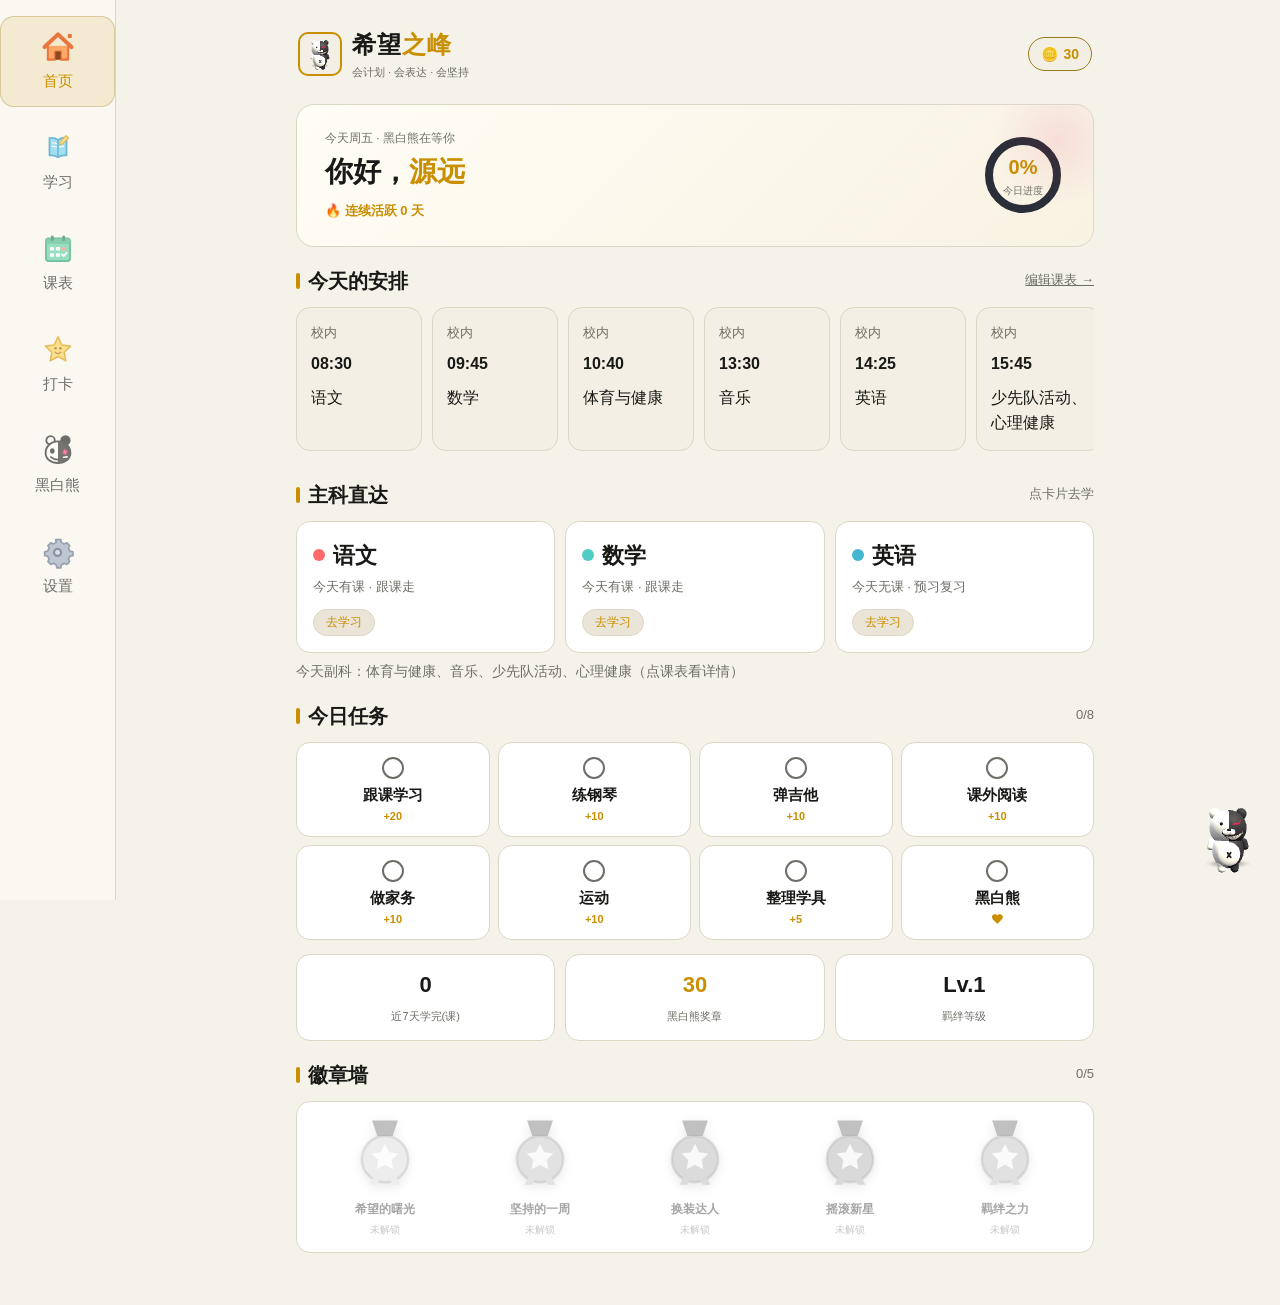
<file: index.html>
<!DOCTYPE html>
<html lang="zh-CN">
<head>
<meta charset="UTF-8">
<meta name="viewport" content="width=device-width, initial-scale=1.0, viewport-fit=cover, user-scalable=no">
<meta name="theme-color" content="#0E0F13">
<meta name="mobile-web-app-capable" content="yes">
<meta name="apple-mobile-web-app-capable" content="yes">
<meta name="apple-mobile-web-app-status-bar-style" content="black-translucent">
<title>希望之峰</title>
<meta name="description" content="源远的学习小天地 — 跟课学习、课表、打卡、养黑白熊">
<link rel="manifest" href="manifest.json">
<link rel="apple-touch-icon" href="icon-192.png">
<link rel="stylesheet" href="styles.css">
<link rel="stylesheet" href="arcade.css">
<link rel="stylesheet" href="home3d.css">
</head>
<body>

<div id="app">
  <div class="topbar">
    <div class="logo"><canvas id="logo-canvas"></canvas></div>
    <div>
      <h1>希望<span class="accent">之峰</span></h1>
      <div class="tagline">会计划 · 会表达 · 会坚持</div>
    </div>
    <div class="medal-pill">🪙 <span id="medal-count">0</span></div>
  </div>
  <div id="view"></div>
</div>

<div id="roamer"><canvas id="roamer-canvas" data-scale="3"></canvas></div>

<nav id="tabbar" class="tabbar"></nav>
<div id="toast-wrap"></div>

<script src="three.min.js"></script>
<script src="pet3d.js"></script>
<script src="data.js"></script>
<script src="dict.js"></script>
<script src="arcade-world.js"></script>
<script src="arcade.js"></script>
<script src="app-tools.js"></script>
<script src="journal.js"></script>
<script src="book-reader.js"></script>
<script src="home3d.js"></script>
<script src="app.js"></script>
</body>
</html>
</file>
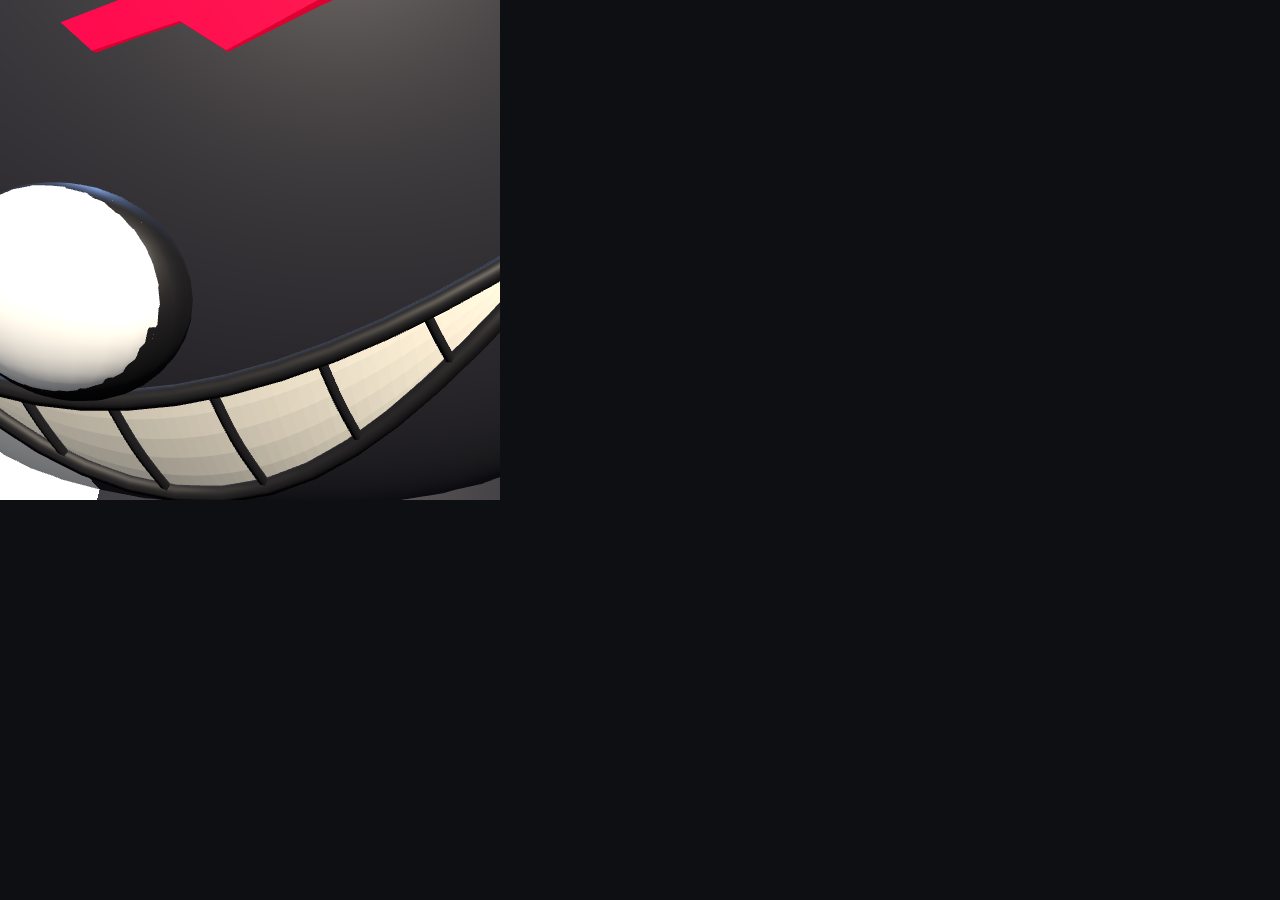
<file: docs/dev/_teeth-check.html>
<!DOCTYPE html>
<html lang="zh-CN">
<head><meta charset="UTF-8"><title>teeth close-up</title>
<style>body{margin:0;background:#0E0F13}canvas{display:block}</style>
</head>
<body>
<script src="../../three.min.js"></script>
<script src="../../pet3d.js"></script>
<script>
  var model = Pet3D.buildModel('classic');
  var scene = new THREE.Scene();
  scene.add(model.root);
  scene.add(new THREE.HemisphereLight(0xffffff, 0x2a2d38, 1.05));
  var k = new THREE.DirectionalLight(0xfff2dd, 1.6); k.position.set(2.5, 4, 3); scene.add(k);
  var r = new THREE.DirectionalLight(0x8fb8ff, 0.7); r.position.set(-2, 2.5, -3); scene.add(r);
  var cam = new THREE.PerspectiveCamera(30, 1, 0.1, 50);
  cam.position.set(1.05, 2.05, 2.1);
  cam.lookAt(0.30, 1.80, 0.65);
  var rd = new THREE.WebGLRenderer({ antialias: true });
  rd.setSize(500, 500);
  document.body.appendChild(rd.domElement);
  rd.render(scene, cam);
</script>
</body>
</html>
</file>
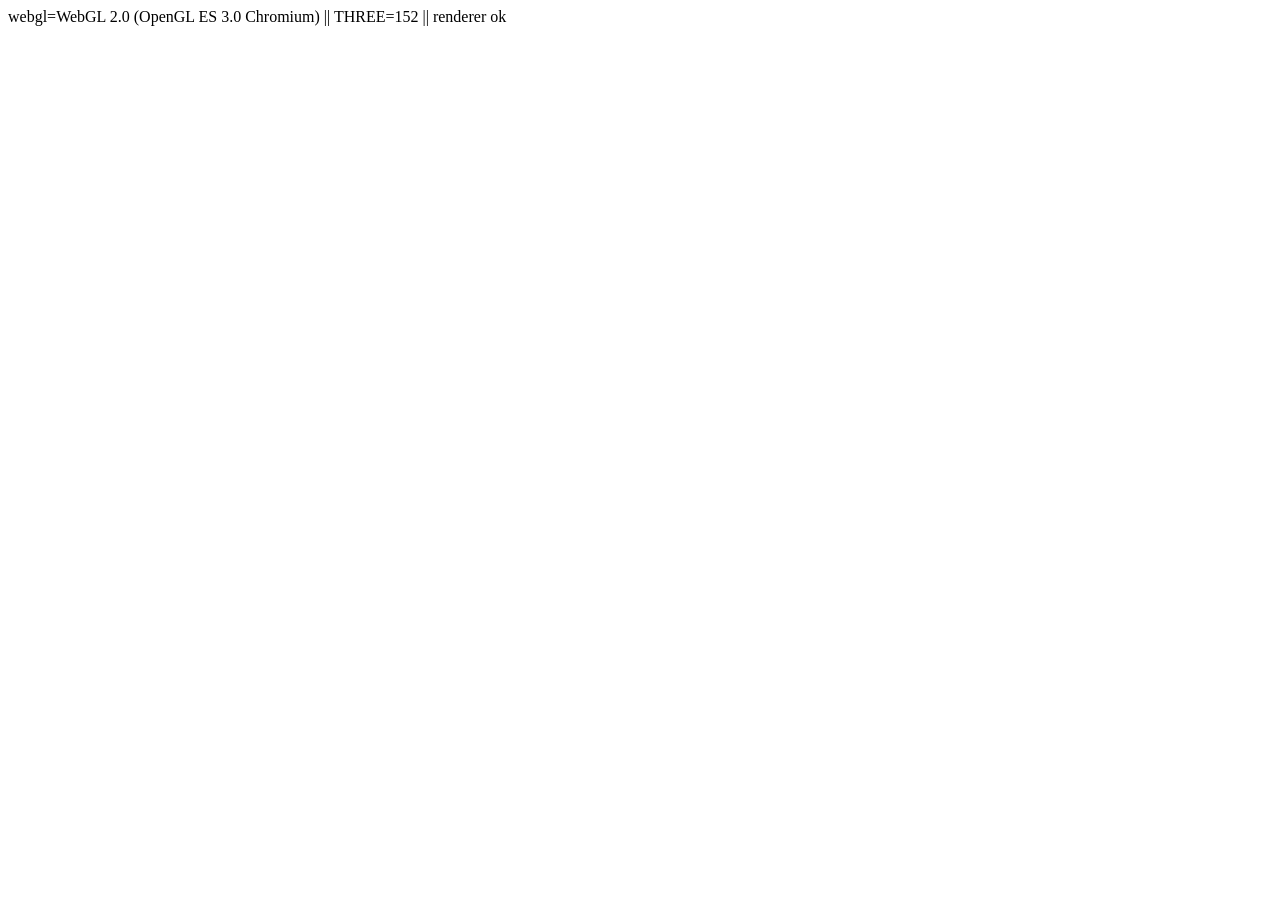
<file: docs/dev/glprobe.html>
<!DOCTYPE html><html><head><meta charset="UTF-8"></head><body>
<div id="out">probing</div>
<script>
var out = [];
try {
  var c = document.createElement('canvas');
  var gl = c.getContext('webgl2') || c.getContext('webgl');
  out.push('webgl=' + (gl ? gl.getParameter(gl.VERSION) : 'NULL'));
} catch(e) { out.push('err=' + e.message); }
window.onerror = function(m, s, l){ out.push('ONERROR: ' + m + ' @' + l); render(); };
function render(){ document.getElementById('out').textContent = out.join(' || '); }
render();
</script>
<script src="../../three.min.js" onerror="out.push('three load fail');render();"></script>
<script>
out.push('THREE=' + (window.THREE ? THREE.REVISION : 'missing'));
try {
  var r = new THREE.WebGLRenderer({alpha:true});
  out.push('renderer ok');
} catch(e) { out.push('renderer fail: ' + e.message); }
render();
</script>
</body></html>
</file>
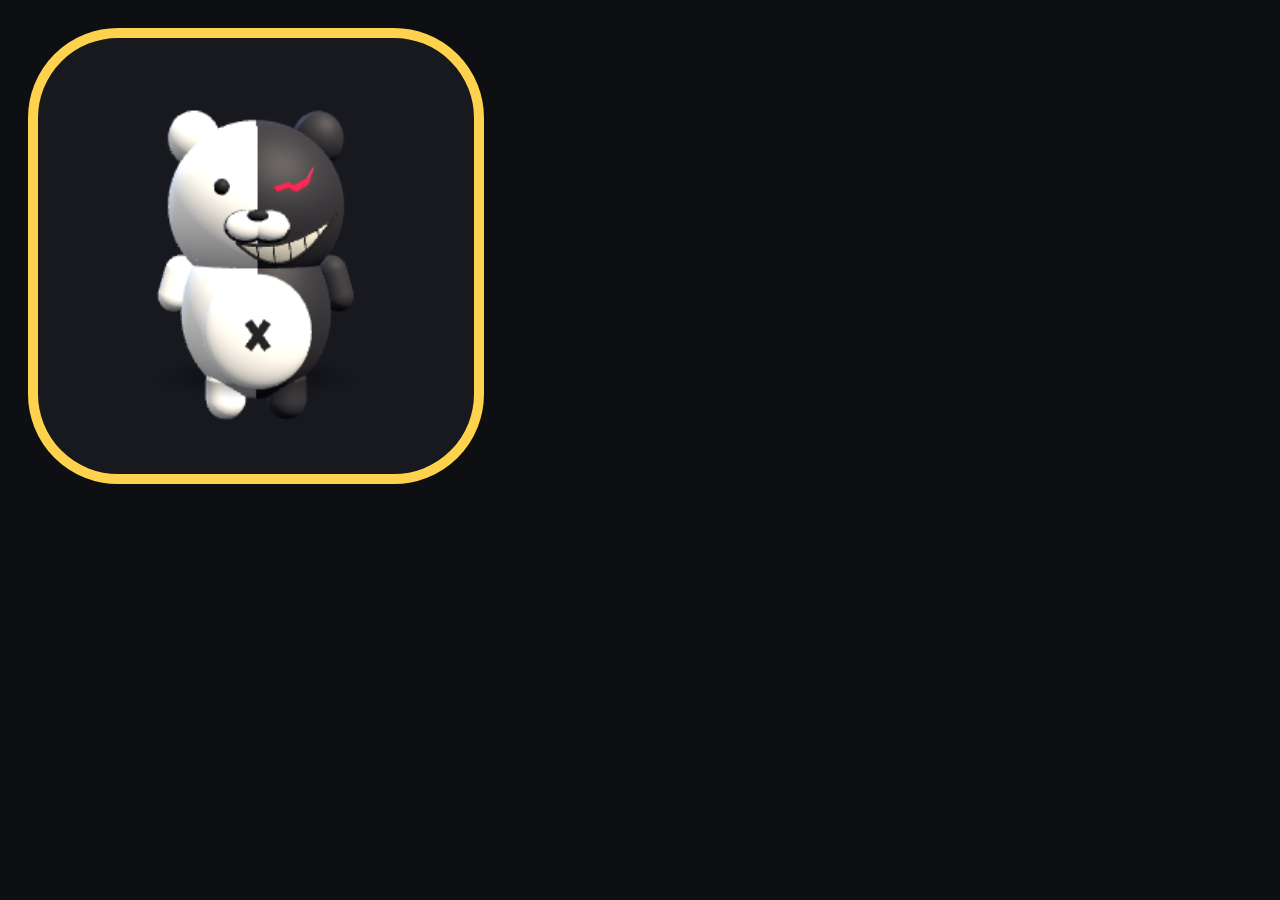
<file: docs/dev/icon.html>
<!DOCTYPE html>
<html><head><meta charset="UTF-8"><style>
  html,body{margin:0;padding:0;background:#0E0F13}
  #wrap{width:512px;height:512px;display:flex;align-items:center;justify-content:center;background:#0E0F13}
  #inner{border:10px solid #FFD24D;border-radius:90px;background:#17191F;display:flex;align-items:center;justify-content:center;padding:20px;overflow:hidden}
  canvas{display:block}
</style></head><body>
<div id="wrap"><div id="inner"><canvas id="c"></canvas></div></div>
<script src="../../three.min.js"></script>
<script src="../../pet3d.js"></script>
<script>MonokumaPet.draw(document.getElementById('c'), { frame: 'stand', skin: 'classic', scale: 11 });</script>
</body></html>
</file>
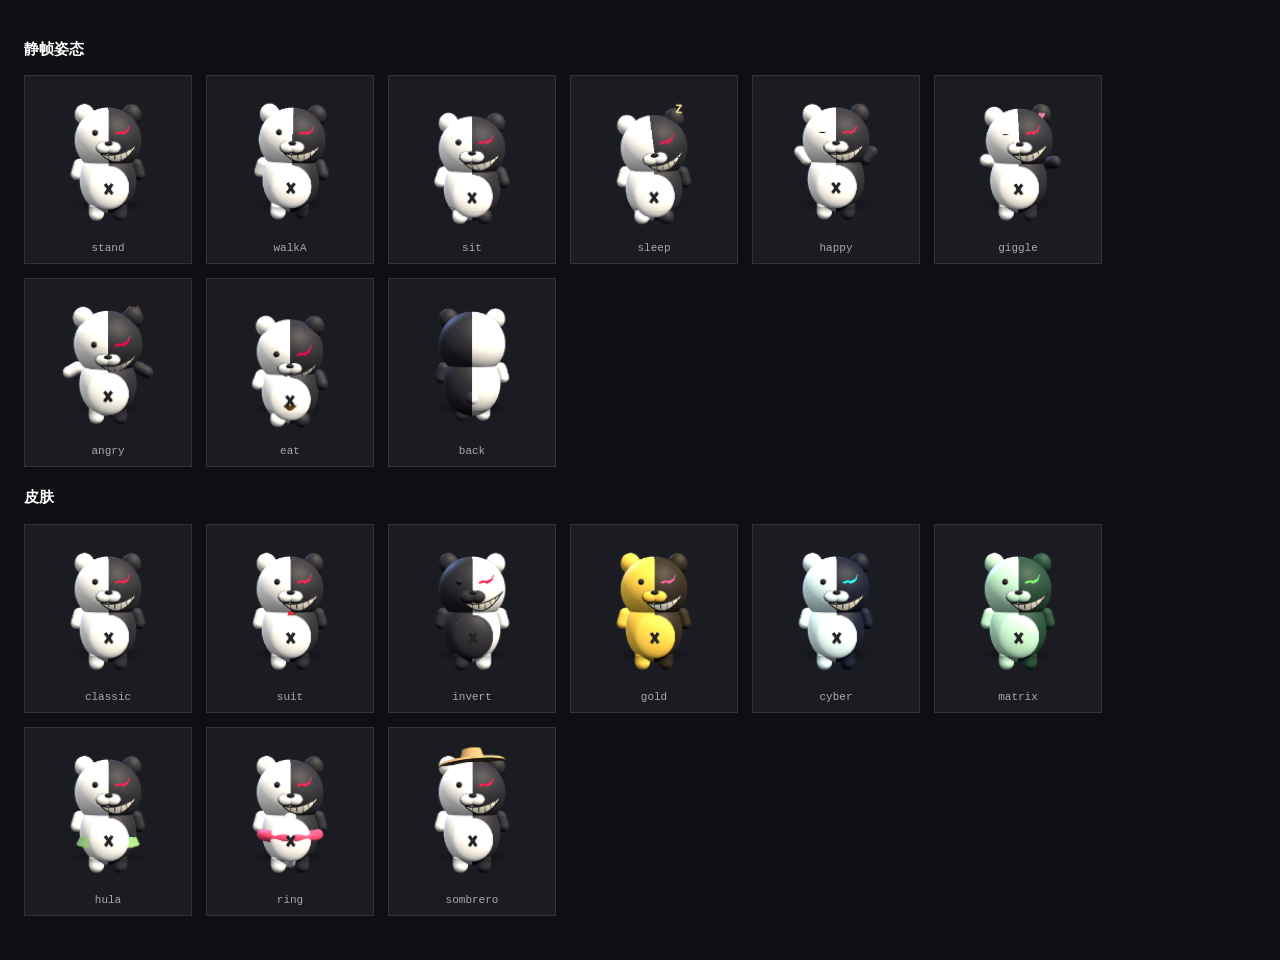
<file: docs/dev/pet3d-test.html>
<!DOCTYPE html>
<html lang="zh-CN">
<head>
<meta charset="UTF-8">
<title>黑白熊3D测试</title>
<style>
  body { background:#0E0F13; color:#fff; font-family:monospace; padding:16px; }
  .row { display:flex; flex-wrap:wrap; gap:14px; margin-bottom:20px; }
  .cell { background:#1a1c22; border:1px solid #333; padding:8px; text-align:center; }
  .cell canvas { display:block; margin:0 auto 6px; width:150px; height:150px; }
  .cell.live canvas { width:200px; height:200px; }
  .cell span { font-size:11px; color:#aaa; }
</style>
</head>
<body>
<h3>静帧姿态</h3>
<div class="row" id="frames"></div>
<h3>皮肤</h3>
<div class="row" id="skins"></div>
<script src="../../three.min.js"></script>
<script src="../../pet3d.js"></script>
<script>
  function mk(parent, label, opts) {
    var cell = document.createElement('div'); cell.className = 'cell';
    var cv = document.createElement('canvas');
    var sp = document.createElement('span'); sp.textContent = label;
    cell.appendChild(cv); cell.appendChild(sp);
    document.getElementById(parent).appendChild(cell);
    MonokumaPet.draw(cv, opts);
  }
  ['stand','walkA','sit','sleep','happy','giggle','angry','eat','back'].forEach(function(f){
    mk('frames', f, { frame: f, skin: 'classic', scale: 4 });
  });
  Object.keys(MonokumaPet.SKINS).forEach(function(s){
    mk('skins', s, { frame: 'stand', skin: s, scale: 4 });
  });
</script>
</body>
</html>
</file>
<file: styles.css>
/* 希望峰学园 — 酷黑弹丸风 */
:root {
  --bg: #0E0F13;
  --surface: #17191F;
  --surface2: #1F222B;
  --surface3: #262A35;
  --border: #2A2E38;
  --gold: #FFD24D;
  --gold-dim: #B8963A;
  --pink: #FF3E6C;
  --blue: #4CC9F0;
  --green: #7FB069;
  --red: #FF6B6B;
  --purple: #B892FF;
  --text: #F2F2F0;
  --dim: #9AA0AA;
  --radius: 14px;
  --tabbar-h: 64px;
}

/* 浅色主题 · 纸张白（默认） */
body.theme-light {
  --bg: #F5F2E9;
  --surface: #FFFFFF;
  --surface2: #F3EFE4;
  --surface3: #EAE5D6;
  --border: #DCD6C4;
  --gold: #C98F00;
  --gold-dim: #9A7B1C;
  --pink: #E01E5A;
  --blue: #0E8FC4;
  --green: #4E7D3A;
  --red: #D94040;
  --purple: #7A5BD6;
  --text: #191A17;
  --dim: #6E6F68;
}
* { margin: 0; padding: 0; box-sizing: border-box; -webkit-tap-highlight-color: transparent; }
html, body { height: 100%; }
body {
  background: var(--bg);
  color: var(--text);
  font-family: -apple-system, "PingFang SC", "Source Han Sans SC", "Noto Sans SC", "Microsoft YaHei", sans-serif;
  font-size: 15px;
  line-height: 1.6;
  overflow-x: hidden;
}
button { font-family: inherit; cursor: pointer; }
input, select { font-family: inherit; }

#app { max-width: 520px; margin: 0 auto; padding: 14px 14px calc(var(--tabbar-h) + 20px); min-height: 100vh; }

/* ---------- 通用卡片 ---------- */
.card {
  background: var(--surface);
  border: 1px solid var(--border);
  border-radius: var(--radius);
  padding: 14px;
  margin-bottom: 12px;
}
.card-dark { background: linear-gradient(135deg, #16171D 0%, #1D1420 100%); border-color: #3A2A35; }

.section-title {
  font-size: 16px; font-weight: 700; margin: 18px 0 10px;
  display: flex; align-items: center; gap: 8px;
}
.section-title::before {
  content: ''; width: 4px; height: 16px; background: var(--gold);
  border-radius: 2px; flex: none;
}
.section-title .sub { font-size: 12px; color: var(--dim); font-weight: 400; margin-left: auto; }

/* ---------- 顶栏 ---------- */
.topbar {
  display: flex; align-items: center; gap: 10px; margin-bottom: 14px;
}
.topbar .logo {
  width: 44px; height: 44px; background: var(--surface2);
  border: 2px solid var(--gold); border-radius: 10px;
  display: flex; align-items: center; justify-content: center; flex: none;
}
.topbar .logo canvas { width: 38px; height: 38px; }
.topbar h1 { font-size: 19px; letter-spacing: 1px; }
.topbar h1 .accent { color: var(--gold); }
.topbar .tagline { font-size: 11px; color: var(--dim); }
.medal-pill {
  margin-left: auto; background: var(--surface2); border: 1px solid var(--gold-dim);
  color: var(--gold); border-radius: 999px; padding: 5px 12px;
  font-weight: 700; font-size: 14px; display: flex; align-items: center; gap: 5px;
  flex: none;
}

/* ---------- 首页大卡 ---------- */
.hero {
  background: linear-gradient(135deg, #191B22 0%, #241722 55%, #2B1020 100%);
  border: 1px solid #453040;
  border-radius: 18px; padding: 18px; margin-bottom: 12px;
  display: flex; align-items: center; gap: 14px; position: relative; overflow: hidden;
}
.hero::after {
  content: ''; position: absolute; right: -30px; top: -30px;
  width: 130px; height: 130px; border-radius: 50%;
  background: radial-gradient(circle, rgba(255,62,108,.18), transparent 70%);
}
.hero-info { flex: 1; }
.hero-info .hi { font-size: 12px; color: var(--dim); }
.hero-info h2 { font-size: 20px; margin: 2px 0 6px; }
.hero-info .streak { color: var(--gold); font-size: 13px; font-weight: 600; }
.ring-wrap { position: relative; width: 84px; height: 84px; flex: none; }
.ring-wrap svg { transform: rotate(-90deg); }
.ring-wrap .ring-num {
  position: absolute; inset: 0; display: flex; flex-direction: column;
  align-items: center; justify-content: center;
}
.ring-num b { font-size: 20px; color: var(--gold); }
.ring-num i { font-style: normal; font-size: 10px; color: var(--dim); }

/* ---------- 今日课程 ---------- */
.course-grid { display: grid; grid-template-columns: 1fr 1fr; gap: 10px; }
.course-card {
  background: var(--surface); border: 1px solid var(--border);
  border-radius: var(--radius); padding: 12px; position: relative;
}
.course-card .subj { font-size: 19px; font-weight: 800; display: flex; align-items: center; gap: 8px; }
.course-card .subj .dot { width: 12px; height: 12px; border-radius: 50%; flex: none; }
.course-card .name { font-size: 13px; margin: 4px 0 10px; color: var(--dim); }
.course-card .go {
  background: var(--surface3); border: 1px solid var(--border); color: var(--gold);
  font-size: 12px; padding: 4px 12px; border-radius: 999px;
}
.dot { width: 8px; height: 8px; border-radius: 2px; display: inline-block; }

/* ---------- 任务清单 ---------- */
.task-row {
  display: flex; align-items: center; gap: 10px;
  background: var(--surface); border: 1px solid var(--border);
  border-radius: 12px; padding: 11px 12px; margin-bottom: 8px;
}
.task-row .chk {
  width: 24px; height: 24px; border-radius: 7px; flex: none;
  border: 2px solid var(--border); background: var(--surface2);
  display: flex; align-items: center; justify-content: center;
  color: transparent; font-size: 14px; transition: all .15s;
}
.task-row.done .chk { background: var(--gold); border-color: var(--gold); color: #1a1a1a; }
.task-row.done .txt { color: var(--dim); text-decoration: line-through; }
.task-row .badge-subj { font-size: 11px; font-weight: 700; padding: 2px 8px; border-radius: 6px; flex: none; }
.task-row .txt { flex: 1; font-size: 14px; }
.task-row .pts { color: var(--gold); font-size: 12px; font-weight: 700; flex: none; }

/* ---------- 数据三格 ---------- */
.stat-row { display: grid; grid-template-columns: 1fr 1fr 1fr; gap: 10px; }
.stat-cell {
  background: var(--surface); border: 1px solid var(--border);
  border-radius: var(--radius); padding: 12px; text-align: center;
}
.stat-cell b { font-size: 22px; display: block; }
.stat-cell span { font-size: 11px; color: var(--dim); }
.stat-cell.gold b { color: var(--gold); }

/* ---------- 学科 ---------- */
.subj-card {
  display: flex; align-items: center; gap: 12px;
  background: var(--surface); border: 1px solid var(--border);
  border-radius: var(--radius); padding: 14px; margin-bottom: 10px;
}
.subj-icon {
  width: 46px; height: 46px; border-radius: 12px; flex: none;
  display: flex; align-items: center; justify-content: center;
  font-size: 20px; font-weight: 800; color: #10121;
}
.subj-card .meta { flex: 1; }
.subj-card .meta b { font-size: 16px; }
.subj-card .meta div { font-size: 12px; color: var(--dim); }
.subj-card .arrow { color: var(--dim); }

.unit-block { margin-bottom: 10px; }
.unit-head {
  display: flex; align-items: center; gap: 8px; padding: 12px 14px;
  background: var(--surface2); border: 1px solid var(--border); border-radius: 12px;
  font-weight: 700; font-size: 14px;
}
.unit-head .ufocus { font-size: 11px; color: var(--dim); font-weight: 400; display: block; }
.unit-head .caret { margin-left: auto; color: var(--dim); transition: transform .2s; }
.unit-block.open .unit-head .caret { transform: rotate(90deg); }
.unit-lessons { display: none; padding: 8px 0 0 10px; }
.unit-block.open .unit-lessons { display: block; }
.lesson-row {
  display: flex; align-items: center; gap: 8px;
  padding: 10px 12px; margin-bottom: 6px;
  background: var(--surface); border: 1px solid var(--border); border-radius: 10px;
  font-size: 14px;
}
.lesson-row .done-mark { color: var(--gold); flex: none; width: 18px; }
.lesson-row .skel { font-size: 10px; color: var(--dim); border: 1px dashed var(--border); border-radius: 4px; padding: 0 5px; margin-left: auto; flex: none; }

/* ---------- 课文页 ---------- */
.lesson-hero {
  border-radius: 18px; padding: 18px; margin-bottom: 12px;
  background: linear-gradient(135deg, #1C1E26, #251423);
  border: 1px solid #453040;
}
.lesson-hero .crumb { font-size: 12px; color: var(--dim); }
.lesson-hero h2 { font-size: 21px; margin: 4px 0; }
.lesson-hero .focus { font-size: 13px; color: var(--gold); }
.word-chips { display: flex; flex-wrap: wrap; gap: 8px; }
.chip {
  background: var(--surface2); border: 1px solid var(--border);
  padding: 5px 12px; border-radius: 8px; font-size: 14px;
}
.chip.eng { color: var(--blue); }
.ex-q { background: var(--surface2); border-radius: 10px; padding: 12px; margin-bottom: 8px; }
.ex-q .q { font-size: 14px; }
.ex-q .a { font-size: 13px; color: var(--green); margin-top: 8px; display: none; }
.ex-q.open .a { display: block; }
.ex-q .toggle { font-size: 12px; color: var(--gold); margin-top: 6px; display: inline-block; }

/* ---------- 课表 ---------- */
.sched-table { display: grid; grid-template-columns: 34px repeat(5, 1fr); gap: 4px; font-size: 12px; }
.sched-table .hd {
  text-align: center; font-weight: 700; color: var(--gold); font-size: 12px;
  padding: 6px 0;
}
.sched-table .period {
  display: flex; align-items: center; justify-content: center;
  color: var(--dim); font-size: 11px;
}
.sched-cell {
  background: var(--surface); border: 1px solid var(--border); border-radius: 8px;
  min-height: 40px; display: flex; align-items: center; justify-content: center;
  text-align: center; padding: 3px 2px; font-size: 11px; line-height: 1.3;
  word-break: break-all;
}
.sched-cell.today-col { border-color: var(--gold); background: rgba(255,210,77,.08); }
.sched-hint { font-size: 11px; color: var(--dim); margin-top: 8px; }
.extra-item {
  display: flex; align-items: center; gap: 10px;
  background: var(--surface); border: 1px solid var(--border);
  border-radius: 10px; padding: 10px 12px; margin-bottom: 8px; font-size: 14px;
}
.extra-item .time { color: var(--blue); font-size: 12px; }
.extra-item .del { margin-left: auto; color: var(--dim); background: none; border: none; font-size: 16px; }

/* ---------- 打卡 ---------- */
.checkin-grid { display: grid; grid-template-columns: 1fr 1fr; gap: 10px; }
.checkin-card {
  background: var(--surface); border: 1px solid var(--border);
  border-radius: var(--radius); padding: 14px; text-align: center; position: relative;
}
.checkin-card .ic { font-size: 28px; }
.checkin-card b { display: block; margin: 4px 0 2px; font-size: 15px; }
.checkin-card .streak { font-size: 11px; color: var(--gold); }
.checkin-card .week { display: flex; justify-content: center; gap: 4px; margin: 8px 0; }
.checkin-card .week i {
  width: 12px; height: 12px; border-radius: 4px; background: var(--surface3);
}
.checkin-card .week i.on { background: var(--gold); }
.checkin-card.done-today { border-color: var(--gold); }
.checkin-card .big-btn {
  width: 100%; border: none; border-radius: 9px; padding: 7px 0;
  font-weight: 700; font-size: 13px;
  background: var(--gold); color: #1A1408;
}
.checkin-card.done-today .big-btn { background: var(--surface3); color: var(--dim); }

/* ---------- 萌宠房间 ---------- */
.pet-stage {
  background: radial-gradient(ellipse at 50% 80%, #232633 0%, #14161C 70%);
  border: 1px solid var(--border); border-radius: 18px;
  min-height: 220px; display: flex; align-items: flex-end; justify-content: center;
  position: relative; overflow: hidden; margin-bottom: 12px; padding: 20px 0 6px;
}
.pet-stage canvas { width: 220px; height: 220px; }
.pet-stage .bubble {
  position: absolute; top: 12px; left: 50%; transform: translateX(-50%);
  background: var(--surface3); border: 1px solid var(--border);
  border-radius: 12px; padding: 6px 14px; font-size: 13px; max-width: 86%;
  white-space: nowrap; overflow: hidden; text-overflow: ellipsis;
}
.pet-stage .bubble::after {
  content: ''; position: absolute; bottom: -5px; left: 50%; margin-left: -5px;
  width: 10px; height: 10px; background: var(--surface3);
  border-right: 1px solid var(--border); border-bottom: 1px solid var(--border);
  transform: rotate(45deg);
}
.pet-name-row { display: flex; align-items: center; gap: 8px; margin-bottom: 10px; }
.pet-name-row b { font-size: 18px; }
.pet-name-row .lv { font-size: 11px; color: var(--gold); border: 1px solid var(--gold-dim); border-radius: 6px; padding: 1px 8px; }
.pet-name-row .rename { margin-left: auto; font-size: 12px; color: var(--dim); background: none; border: none; }

.stat-bars { display: grid; grid-template-columns: 1fr 1fr; gap: 8px 14px; margin-bottom: 12px; }
.stat-bar .lb { display: flex; justify-content: space-between; font-size: 12px; margin-bottom: 3px; }
.stat-bar .lb span:last-child { color: var(--dim); }
.bar { height: 8px; background: var(--surface3); border-radius: 4px; overflow: hidden; }
.bar i { display: block; height: 100%; border-radius: 4px; transition: width .4s; }
.bar.hunger i { background: var(--red); }
.bar.thirst i { background: var(--blue); }
.bar.mood i { background: var(--gold); }
.bar.energy i { background: var(--purple); }

.act-grid { display: grid; grid-template-columns: repeat(4, 1fr); gap: 8px; }
.act-btn {
  background: var(--surface); border: 1px solid var(--border); border-radius: 12px;
  padding: 10px 4px; text-align: center; color: var(--text);
  display: flex; flex-direction: column; align-items: center; gap: 2px;
}
.act-btn .ic { font-size: 22px; }
.act-btn b { font-size: 12px; }
.act-btn .cost { font-size: 10px; color: var(--gold); }
.act-btn:disabled { opacity: .38; }
.act-btn:not(:disabled):active { transform: scale(.95); }

.skin-grid { display: grid; grid-template-columns: repeat(3, 1fr); gap: 8px; }
.skin-cell {
  background: var(--surface); border: 1px solid var(--border); border-radius: 12px;
  padding: 8px 4px; text-align: center; font-size: 11px; color: var(--dim);
}
.skin-cell canvas { display: block; margin: 0 auto 4px; }
.skin-cell.owned { color: var(--text); }
.skin-cell.active { border-color: var(--gold); color: var(--gold); }
.skin-cell .cost { color: var(--gold); font-size: 10px; }

/* ---------- 全局溜达宠物 ---------- */
#roamer {
  position: fixed; right: 10px; bottom: calc(var(--tabbar-h) + 14px);
  z-index: 50; cursor: pointer; transition: none;
}
#roamer canvas { display: block; width: 84px; height: 84px; }

/* ---------- 底部导航 ---------- */
.tabbar {
  position: fixed; left: 0; right: 0; bottom: 0; z-index: 60;
  height: var(--tabbar-h);
  background: rgba(14,15,19,.92); backdrop-filter: blur(12px);
  border-top: 1px solid var(--border);
  display: flex; max-width: 520px; margin: 0 auto;
}
.tabbar a {
  flex: 1; display: flex; flex-direction: column; align-items: center; justify-content: center;
  gap: 2px; text-decoration: none; color: var(--dim); font-size: 10px;
}
.tabbar a .ti { font-size: 20px; line-height: 1; filter: none; opacity: .62; transition: opacity .15s, transform .15s; }
.tabbar a.on { color: var(--gold); }
.tabbar a.on .ti { filter: none; opacity: 1; }

/* ---------- 弹窗/提示 ---------- */
.modal-mask {
  position: fixed; inset: 0; background: rgba(0,0,0,.6); z-index: 90;
  display: flex; align-items: center; justify-content: center; padding: 24px;
}
.modal {
  background: var(--surface2); border: 1px solid var(--border); border-radius: 16px;
  padding: 18px; width: 100%; max-width: 340px;
}
.modal h3 { margin-bottom: 12px; font-size: 16px; }
.modal input, .modal select {
  width: 100%; background: var(--surface); border: 1px solid var(--border);
  border-radius: 10px; padding: 10px 12px; color: var(--text); font-size: 15px;
  margin-bottom: 10px;
}
.modal .btn-row { display: flex; gap: 10px; margin-top: 4px; }
.btn {
  flex: 1; border: none; border-radius: 10px; padding: 10px 0;
  font-size: 14px; font-weight: 700;
  background: var(--gold); color: #1A1408;
}
.btn.ghost { background: var(--surface3); color: var(--dim); }

#toast-wrap { position: fixed; top: 18px; left: 50%; transform: translateX(-50%); z-index: 99; display: flex; flex-direction: column; gap: 8px; align-items: center; }
.toast {
  background: var(--surface3); border: 1px solid var(--gold-dim); color: var(--gold);
  border-radius: 999px; padding: 8px 18px; font-size: 13px; font-weight: 700;
  animation: toastIn .25s ease-out;
  white-space: nowrap;
}
@keyframes toastIn { from { opacity: 0; transform: translateY(-12px); } to { opacity: 1; } }

.float-pts {
  position: fixed; z-index: 98; color: var(--gold); font-weight: 800; font-size: 18px;
  pointer-events: none; animation: floatUp 1s ease-out forwards;
  text-shadow: 0 2px 8px rgba(0,0,0,.6);
}
@keyframes floatUp { from { opacity: 1; transform: translateY(0); } to { opacity: 0; transform: translateY(-46px); } }

.back-row { display: flex; align-items: center; gap: 8px; margin-bottom: 10px; }
.back-row button { background: none; border: none; color: var(--gold); font-size: 14px; padding: 4px 0; }

.empty-tip { color: var(--dim); font-size: 13px; text-align: center; padding: 18px 0; }
.hint { font-size: 11px; color: var(--dim); margin-top: 10px; line-height: 1.5; }

/* ---------- 横屏/平板: 左侧导航 ---------- */
/* ---------- 平板布局（≥600px，含平板竖屏）：铺满+侧栏+大字 ---------- */
@media (min-width: 600px) {
  body { font-size: 17px; }
  #app { max-width: none; width: auto; padding: 18px 26px 40px 134px; }
  .topbar { padding: 8px 2px; }
  .topbar h1 { font-size: 24px; }
  .tabbar {
    left: 0; right: auto; top: 0; bottom: 0; width: 116px; height: auto;
    flex-direction: column; border-top: none; border-right: 1px solid var(--border);
    padding-top: 16px; justify-content: flex-start; gap: 10px;
  }
  .tabbar a { flex: none; width: 100%; padding: 14px 0; font-size: 15px; gap: 5px; }
  .tabbar a .ti { font-size: 34px; }
  .tabbar a.on .ti { transform: scale(1.12); }
  #roamer { bottom: 20px; }
  .card { padding: 16px 18px; font-size: 16px; }
  .section-title { font-size: 20px; }
  .section-title .sub { font-size: 13px; }
  .btn { font-size: 16px; padding: 13px 0; }
  .hero h2 { font-size: 30px; }
  .lesson-hero h2 { font-size: 32px; }
  .task-row { padding: 14px 16px; }
  .task-row .txt { font-size: 17px; }
  .word-chips .chip { font-size: 17px; padding: 8px 16px; }
  .ex-q .q { font-size: 18px; }
  .ex-q .a { font-size: 16px; }
  .lesson-row { font-size: 18px; padding: 13px 14px; }
  .unit-head { font-size: 18px; }
  .focus { font-size: 15px; }
  .hint { font-size: 14px; }
  #book-embed img, #book-pages img { max-width: 820px; margin: 0 auto; display: block; }
  .sched-table { font-size: 15px; grid-template-columns: 44px repeat(5, 1fr); gap: 6px; }
  .sched-table .period { font-size: 14px; }
  .sched-cell { padding: 10px 6px; line-height: 1.35; }
  .sched-hint { font-size: 13px; }
  .stat-bars { display: grid; grid-template-columns: 1fr 1fr; gap: 4px 18px; }
  .toast { font-size: 16px; }
  .modal h3 { font-size: 20px; }
  .checkin-card b { font-size: 17px; }
  .act-btn b { font-size: 15px; }
  .subj-card, .course-card { padding: 16px; }
}
/* ---------- 大平板（≥900px）：更宽+卡片双栏 ---------- */
@media (min-width: 900px) {
  #app { padding-left: 146px; padding-right: 36px; }
  .course-grid { grid-template-columns: repeat(3, 1fr); }
  .checkin-grid { grid-template-columns: repeat(3, 1fr); }
  .act-grid { grid-template-columns: repeat(4, 1fr); }
  .word-chips .chip { font-size: 18px; }
  .sched-table { font-size: 16px; grid-template-columns: 48px repeat(5, 1fr); }
}
@media (min-width: 760px) {
  body { font-size: 16px; }
  #app { max-width: 980px; }
  .hero { padding: 24px 28px; }
  .hero h2 { font-size: 28px; }
  .lesson-hero h2 { font-size: 30px; }
  .word-chips .chip { font-size: 15px; padding: 7px 15px; }
  .word-chips .chip.eng { letter-spacing: .3px; }
  .ex-q .q { font-size: 17px; }
  #book-embed img, #book-pages img { max-width: 800px; margin: 0 auto; display: block; }
  .task-row { padding: 12px 14px; }
  .task-row .txt { font-size: 15px; }
  .subj-grid, .card-grid { grid-template-columns: repeat(2, 1fr); }
  .stat-bars { display: grid; grid-template-columns: 1fr 1fr; gap: 4px 18px; }
}
/* 手机横屏（高度矮）：压顶栏保内容 */
@media (orientation: landscape) and (max-height: 560px) {
  .topbar { padding: 4px 0; }
  .topbar h1 { font-size: 16px; }
  .hero { padding: 14px 18px; }
  #app { padding-top: 8px; }
}

/* 浅色主题下的导航底色 */
body.theme-light .tabbar { background: rgba(250,248,241,.94); }

/* 浅色主题一致性补丁：hero/lesson-hero/card-dark 不再硬编码深色 */
body.theme-light .hero { background: linear-gradient(135deg, #FFFDF6 0%, #F8F2E2 100%); border-color: var(--border); }
body.theme-light .lesson-hero { background: linear-gradient(135deg, #FFFDF6, #F6F0DF); border-color: var(--border); }
body.theme-light .card-dark { background: linear-gradient(135deg, #FBF8EE, #F3EDDD); border-color: var(--border); color: var(--text); }
body.theme-light .hero::after { background: radial-gradient(circle, rgba(224,30,90,.10), transparent 70%); }

/* 侧栏/底栏选中高亮（深浅两色通用） */
.tabbar a.on { background: rgba(255,210,77,.16); border-radius: 14px; box-shadow: inset 0 0 0 1px rgba(255,210,77,.35); }
body.theme-light .tabbar a.on { background: rgba(201,143,0,.13); box-shadow: inset 0 0 0 1px rgba(154,123,28,.30); }
@media (max-width: 599px) {
  .tabbar { padding: 6px 6px calc(6px + env(safe-area-inset-bottom)); gap: 4px; }
  .tabbar a { margin: 0 2px; border-radius: 12px; }
}
@media (min-width: 600px) {
  .course-card .subj { font-size: 22px; }
  .tabbar a.on .ti { transform: scale(1.15); }
}

/* SVG 导航图标（不依赖系统emoji，平板上也是彩色） */
.tabbar a .ti svg { width: 1em; height: 1em; display: block; margin: 0 auto; }

/* ================= 今日任务8宫格 ================= */
.task-grid { display: grid; grid-template-columns: repeat(4, 1fr); gap: 8px; margin-top: 8px; }
.task-tile { position: relative; background: var(--surface); border: 1px solid var(--border); border-radius: 14px; padding: 14px 6px 10px; display: flex; flex-direction: column; align-items: center; gap: 4px; cursor: pointer; text-align: center; }
.task-tile b { font-size: 13px; line-height: 1.3; }
.task-tile .pts { font-size: 11px; color: var(--gold); font-weight: 700; }
.task-tile .chk { width: 22px; height: 22px; border-radius: 50%; border: 2px solid var(--dim); display: flex; align-items: center; justify-content: center; font-size: 13px; color: transparent; margin-bottom: 2px; }
.task-tile.done { background: rgba(90,209,160,.10); border-color: rgba(90,209,160,.5); }
.task-tile.done .chk { background: #5AD1A0; border-color: #5AD1A0; color: #06331F; }
.task-tile.done b { color: var(--dim); text-decoration: line-through; }

/* ================= 徽章墙 ================= */
.badge-grid { display: grid; grid-template-columns: repeat(4, 1fr); gap: 10px; }
.badge-cell { display: flex; flex-direction: column; align-items: center; text-align: center; gap: 3px; }
.badge-cell .medal svg { width: 52px; height: 60px; filter: drop-shadow(0 3px 6px rgba(0,0,0,.25)); }
.badge-cell b { font-size: 12px; }
.badge-cell i { font-size: 10px; color: var(--dim); font-style: normal; line-height: 1.3; }
.badge-cell.lock { opacity: .38; filter: grayscale(1); }

/* ================= 学习页学科方块（三栏） ================= */
.subj-grid3 { display: grid; grid-template-columns: repeat(3, 1fr); gap: 10px; }
.subj-tile { background: var(--surface); border: 1px solid var(--border); border-radius: 16px; padding: 16px 10px 12px; display: flex; flex-direction: column; align-items: center; gap: 6px; cursor: pointer; text-align: center; transition: transform .12s; }
.subj-tile:active { transform: scale(.96); }
.subj-tile .subj-icon { width: 54px; height: 54px; border-radius: 16px; display: flex; align-items: center; justify-content: center; font-size: 26px; font-weight: 800; }
.subj-tile b { font-size: 16px; }
.subj-tile .pv { font-size: 11px; color: var(--dim); }
.subj-tile .pbar { width: 100%; height: 6px; border-radius: 3px; background: var(--surface3); overflow: hidden; }
.subj-tile .pbar i { display: block; height: 100%; background: linear-gradient(90deg, var(--gold-dim), var(--gold)); border-radius: 3px; }
.subj-tile.pending .subj-icon { filter: grayscale(.6); opacity: .6; }

/* ================= 课表 v2（上下午/时间列） ================= */
.sched2 { padding: 12px; }
.srow { display: grid; grid-template-columns: 58px repeat(5, 1fr); gap: 5px; margin-bottom: 5px; }
.srow.head { margin-bottom: 8px; }
.shd { text-align: center; font-weight: 800; font-size: 15px; color: var(--wc); padding: 6px 0; border-radius: 10px; background: var(--surface3); border: 1px solid var(--border); }
.shd.today { background: var(--wc); color: #14161C; border-color: var(--wc); }
.sno { display: flex; flex-direction: column; align-items: center; gap: 2px; }
.sno i { width: 26px; height: 26px; border-radius: 50%; background: var(--surface3); color: var(--dim); font-style: normal; font-weight: 800; font-size: 13px; display: flex; align-items: center; justify-content: center; }
.sno u { font-size: 10.5px; color: var(--gold); cursor: pointer; text-decoration: underline dotted; }
.scell { min-height: 52px; background: var(--surface2); border: 1px solid var(--border); border-radius: 10px; padding: 6px 4px; display: flex; flex-direction: column; align-items: center; justify-content: center; text-align: center; font-size: 14px; font-weight: 600; line-height: 1.25; cursor: pointer; gap: 2px; }
.scell .dot { width: 7px; height: 7px; border-radius: 50%; }
.scell.today { border: 2px solid var(--gold); background: rgba(255,210,77,.08); }
.sched-band { display: flex; align-items: baseline; gap: 10px; margin: 10px 0 6px; padding: 6px 12px; border-radius: 10px; }
.sched-band b { font-size: 15px; }
.sched-band span { font-size: 11px; color: var(--dim); }
.sched-band.am { background: linear-gradient(90deg, rgba(255,159,107,.22), transparent); border-left: 4px solid #FF9F6B; }
.sched-band.pm { background: linear-gradient(90deg, rgba(77,201,240,.20), transparent); border-left: 4px solid #4CC9F0; }
.sched-band.noon { background: linear-gradient(90deg, rgba(184,146,255,.18), transparent); border-left: 4px solid #B892FF; }
.extra-grid { display: grid; grid-template-columns: repeat(3, 1fr); gap: 10px; margin-top: 8px; }
.extra-tile { position: relative; background: var(--surface); border: 1px dashed var(--gold-dim); border-radius: 14px; padding: 14px 8px 10px; text-align: center; cursor: pointer; display: flex; flex-direction: column; gap: 3px; align-items: center; }
.extra-tile b { font-size: 15px; color: var(--gold); }
.extra-tile .t { font-size: 11px; color: var(--dim); }
.extra-tile .del { position: absolute; top: 4px; right: 6px; border: none; background: none; color: var(--pink); font-size: 12px; cursor: pointer; }
.extra-tile.add { border-style: solid; border-color: var(--border); }
.extra-tile.add b { color: var(--dim); font-size: 22px; }

/* ================= 黑白熊小屋 ================= */
.bear-house { position: relative; min-height: 300px; border-radius: 18px; overflow: hidden; border: 1px solid var(--border); margin-bottom: 12px; }
.bh-wall { position: absolute; inset: 0 0 38% 0; background: linear-gradient(180deg, #2B3245 0%, #3A4360 100%); transition: background 1s; }
.bh-floor { position: absolute; left: 0; right: 0; bottom: 0; height: 38%; background: repeating-linear-gradient(90deg, #6B4A2E 0 46px, #7A5636 46px 92px); opacity: .92; }
.bh-window { position: absolute; top: 22px; right: 26px; width: 92px; height: 78px; border-radius: 12px; border: 5px solid #57432C; background: linear-gradient(180deg, #7FB9E8, #BFE3F5); overflow: hidden; }
.bh-window::after { content: ''; position: absolute; inset: 0; background: linear-gradient(90deg, transparent 46%, #57432C 46% 54%, transparent 54%), linear-gradient(180deg, transparent 46%, #57432C 46% 54%, transparent 54%); }
.win-sun { position: absolute; top: 10px; left: 12px; width: 24px; height: 24px; border-radius: 50%; background: radial-gradient(circle, #FFE28A, #FFB800); box-shadow: 0 0 14px #FFD24D; transition: opacity .8s; }
.win-moon, .win-star { opacity: 0; transition: opacity .8s; }
.win-moon { position: absolute; top: 9px; left: 14px; width: 20px; height: 20px; border-radius: 50%; background: #F4EFD8; box-shadow: inset -6px 2px 0 #D8D2B8; }
.win-star { position: absolute; width: 5px; height: 5px; border-radius: 50%; background: #FFF; }
.win-star.s1 { top: 16px; right: 12px; } .win-star.s2 { top: 40px; right: 24px; } .win-star.s3 { top: 28px; right: 40px; }
.bh-picture { position: absolute; top: 30px; left: 30px; width: 58px; height: 44px; border: 4px solid #57432C; border-radius: 6px; background: linear-gradient(135deg, #fff 50%, #141414 50%); }
.bh-rug { position: absolute; bottom: 8px; left: 50%; transform: translateX(-50%); width: 220px; height: 46px; border-radius: 50%; background: repeating-radial-gradient(circle at center, #B8446A 0 12px, #8E3352 12px 24px); opacity: .55; }
#pet-canvas { position: absolute; bottom: 12px; left: 50%; transform: translateX(-50%); z-index: 3; }
#pet-bubble { z-index: 5; top: 8px; left: 50%; transform: translateX(-50%); position: absolute; }
.bh-prop { display: none; position: absolute; z-index: 2; }
.bh-bowl { bottom: 64px; right: calc(50% + 88px); width: 58px; height: 26px; border-radius: 4px 4px 30px 30px; background: linear-gradient(180deg, #F2E9DA, #C9B99B); border: 2px solid #A08C66; }
.bh-bowl::after { content: ''; position: absolute; inset: 3px 8px 10px; border-radius: 0 0 20px 20px; background: #C43B3B; }
.bh-bed { bottom: 6px; left: 14px; width: 120px; height: 54px; background: #8E5B3A; border-radius: 10px; }
.bh-bed .pillow { position: absolute; top: 4px; left: 6px; width: 34px; height: 18px; background: #F2E9DA; border-radius: 6px; }
.bh-bed .blanket { position: absolute; top: 16px; right: 4px; width: 78px; height: 30px; background: linear-gradient(180deg, #5AD1A0, #3E9E77); border-radius: 6px; }
.bh-ball { bottom: 70px; left: calc(50% + 86px); width: 36px; height: 36px; border-radius: 50%; background: linear-gradient(90deg, #FF6B6B 50%, #FFF 50%); border: 2px solid #141414; box-shadow: 0 3px 0 rgba(0,0,0,.2); }
.bh-book { bottom: 66px; left: calc(50% + 80px); width: 54px; height: 26px; background: #4CC9F0; border-radius: 3px 12px 3px 3px; }
.bh-book::after { content: ''; position: absolute; top: -3px; left: 24px; width: 6px; height: 30px; background: #FFF; transform: skewY(-14deg); }
.bh-cup { bottom: 68px; right: calc(50% + 92px); width: 30px; height: 36px; background: linear-gradient(180deg, transparent 0 6px, #BFE3F5 6px); border: 2px solid #7FA8C9; border-radius: 0 0 12px 12px; }
/* 场景态 */
.scene-eating .bh-bowl { display: block; animation: propIn .4s ease-out; }
.scene-eating .bh-wall { background: linear-gradient(180deg, #4A3B2A, #5C4A33); }
.scene-drinking .bh-cup { display: block; animation: propIn .4s ease-out; }
.scene-snacking .bh-bowl { display: block; }
.scene-snacking .bh-wall { background: linear-gradient(180deg, #50304A, #63405C); }
.scene-playing .bh-ball { display: block; animation: bounce 1.2s infinite; }
.scene-studying .bh-book { display: block; animation: propIn .4s ease-out; }
.scene-studying .bh-wall { background: linear-gradient(180deg, #2E3B50, #3D4E6B); }
.scene-sleeping .bh-bed { display: block; }
.scene-sleeping .bh-wall { background: linear-gradient(180deg, #171C2B, #232B42); }
.scene-sleeping .win-sun { opacity: 0; }
.scene-sleeping .win-moon { opacity: 1; }
.scene-sleeping .win-star { opacity: 1; animation: twinkle 2s infinite; }
.scene-sleeping #pet-canvas { bottom: 34px; left: 74px; transform: none; }
@keyframes propIn { from { opacity: 0; transform: translateY(14px); } to { opacity: 1; transform: none; } }
@keyframes bounce { 0%,100% { transform: translateY(0); } 50% { transform: translateY(-12px); } }
@keyframes twinkle { 0%,100% { opacity: .25; } 50% { opacity: 1; } }
/* 浅色主题小屋 */
body.theme-light .bh-wall { background: linear-gradient(180deg, #DCE6F2, #CBD8EA); }
body.theme-light .scene-eating .bh-wall { background: linear-gradient(180deg, #F0E3CC, #E8D9BC); }
body.theme-light .scene-studying .bh-wall { background: linear-gradient(180deg, #D6DFEE, #C6D2E6); }
body.theme-light .scene-sleeping .bh-wall { background: linear-gradient(180deg, #2B3245, #3A4360); }
body.theme-light .scene-playing .bh-wall { background: linear-gradient(180deg, #E0E6F2, #D2DAEC); }

/* 平板适配 */
@media (min-width: 600px) {
  .task-tile b { font-size: 15px; }
  .badge-grid { grid-template-columns: repeat(5, 1fr); gap: 14px; }
  .badge-cell .medal svg { width: 62px; height: 72px; }
  .subj-grid3 { grid-template-columns: repeat(3, 1fr); gap: 14px; }
  .subj-tile .subj-icon { width: 62px; height: 62px; font-size: 30px; }
  .subj-tile b { font-size: 18px; }
  .scell { min-height: 64px; font-size: 17px; font-weight: 700; }
  .shd { font-size: 17px; }
  .sno i { width: 30px; height: 30px; font-size: 15px; }
  .sno u { font-size: 12px; }
  .bear-house { min-height: 340px; }
}

/* ================= 小屋 v2：尺寸修复 + 逼真化 ================= */
.bear-house { min-height: 400px; }
#pet-canvas { width: 230px; height: 230px; }
/* 吊灯 */
.bh-lamp { position: absolute; top: 0; left: 50%; transform: translateX(-50%); width: 2px; height: 26px; background: #3A3A3A; z-index: 2; }
.bh-lamp::after { content: ''; position: absolute; top: 26px; left: 50%; transform: translateX(-50%); width: 56px; height: 30px; background: linear-gradient(180deg, #FFEEB0, #E8B004); border-radius: 8px 8px 16px 16px; clip-path: polygon(18% 0, 82% 0, 100% 100%, 0 100%); box-shadow: 0 8px 40px 14px rgba(255,220,120,.18); }
/* 踢脚线 + 墙角阴影 */
.bh-wall::after { content: ''; position: absolute; left: 0; right: 0; bottom: 0; height: 7px; background: #4A3A26; box-shadow: 0 -6px 14px rgba(0,0,0,.25); }
.bh-floor { box-shadow: inset 0 8px 16px -6px rgba(0,0,0,.45); }
/* 窗帘 */
.bh-curtain { position: absolute; top: 14px; right: 18px; width: 108px; height: 92px; z-index: 2; pointer-events: none; }
.bh-curtain::before, .bh-curtain::after { content: ''; position: absolute; top: 0; width: 22px; height: 92px; background: repeating-linear-gradient(90deg, #B8446A 0 7px, #93355A 7px 14px); border-radius: 0 0 10px 10px; box-shadow: 0 2px 6px rgba(0,0,0,.25); }
.bh-curtain::before { left: 0; transform: skewY(-2deg); }
.bh-curtain::after { right: 0; transform: skewY(2deg); }
/* 书架 */
.bh-shelf { position: absolute; top: 26px; left: 108px; width: 92px; height: 64px; z-index: 2; background: #5C4328; border: 3px solid #47331D; border-radius: 4px; display: flex; align-items: flex-end; gap: 3px; padding: 4px 5px; }
.bh-shelf i { display: block; width: 9px; border-radius: 2px 2px 0 0; }
.bh-shelf i:nth-child(1) { height: 26px; background: #E01E5A; }
.bh-shelf i:nth-child(2) { height: 32px; background: #4CC9F0; }
.bh-shelf i:nth-child(3) { height: 22px; background: #5AD1A0; transform: rotate(-8deg); }
.bh-shelf i:nth-child(4) { height: 30px; background: #FFD24D; }
.bh-shelf i:nth-child(5) { height: 25px; background: #B892FF; }
.bh-shelf i:nth-child(6) { height: 34px; background: #FF8A4C; transform: rotate(6deg); }
/* 道具精修：高光/阴影 */
.bh-bowl { box-shadow: 0 4px 8px rgba(0,0,0,.35); }
.bh-bowl::before { content: ''; position: absolute; top: -8px; left: 50%; transform: translateX(-50%); width: 3px; height: 8px; background: rgba(255,255,255,.5); border-radius: 2px; box-shadow: 4px -4px 0 rgba(255,255,255,.35), -4px -7px 0 rgba(255,255,255,.3); animation: steam 2s infinite; }
@keyframes steam { 0% { opacity: .9; transform: translate(-50%, 0); } 100% { opacity: 0; transform: translate(-50%, -8px); } }
.bh-ball { background: radial-gradient(circle at 32% 30%, #FFF 0 18%, transparent 19%), linear-gradient(90deg, #FF6B6B 50%, #FDFDFD 50%); }
.bh-bed { box-shadow: 0 6px 12px rgba(0,0,0,.35); }
.bh-bed::before { content: ''; position: absolute; top: -14px; left: -4px; width: 46px; height: 22px; background: #6E4529; border-radius: 8px 8px 0 0; }
.bh-bed .blanket { background: repeating-linear-gradient(90deg, #5AD1A0 0 10px, #4BBd8B 10px 20px); box-shadow: inset 0 3px 6px rgba(255,255,255,.25); }
.bh-book { background: linear-gradient(180deg, #7DD8F7, #3FB6E8); box-shadow: 0 4px 8px rgba(0,0,0,.3); }
.bh-book::before { content: ''; position: absolute; inset: 3px 5px; background: rgba(255,255,255,.85); border-radius: 2px; box-shadow: 0 2px 0 rgba(0,0,0,.1); }
.bh-cup { background: linear-gradient(180deg, #7DD8F7 0 6px, rgba(191,227,245,.65) 6px); box-shadow: 0 4px 8px rgba(0,0,0,.3), inset -3px 0 6px rgba(255,255,255,.4); }
/* 场景氛围光 */
.scene-eating::before { content: ''; position: absolute; inset: 0; background: radial-gradient(circle at 30% 40%, rgba(255,190,90,.20), transparent 55%); z-index: 1; pointer-events: none; }
.scene-studying::before { content: ''; position: absolute; inset: 0; background: radial-gradient(circle at 50% 18%, rgba(255,240,180,.22), transparent 60%); z-index: 1; pointer-events: none; }
.scene-sleeping::before { content: ''; position: absolute; inset: 0; background: radial-gradient(circle at 82% 18%, rgba(180,190,255,.15), transparent 50%), linear-gradient(180deg, rgba(10,14,26,.55), rgba(10,14,26,.25)); z-index: 1; pointer-events: none; }
/* 桌子（吃饭/学习场景用） */
.bh-table { display: none; position: absolute; bottom: 58px; right: calc(50% + 62px); width: 96px; height: 10px; background: linear-gradient(180deg, #A9784C, #8E6238); border-radius: 3px; z-index: 2; box-shadow: 0 3px 6px rgba(0,0,0,.3); }
.bh-table::before, .bh-table::after { content: ''; position: absolute; top: 10px; width: 7px; height: 40px; background: #7A5330; border-radius: 0 0 3px 3px; }
.bh-table::before { left: 8px; } .bh-table::after { right: 8px; }
.scene-eating .bh-table, .scene-studying .bh-table { display: block; }
.scene-eating .bh-bowl { bottom: 68px; }
.scene-studying .bh-book { bottom: 68px; }
/* 平板 */
@media (min-width: 600px) {
  .bear-house { min-height: 440px; }
  #pet-canvas { width: 260px; height: 260px; }
}

.modal { max-height: 88vh; overflow-y: auto; }
.modal .btn-row { position: sticky; bottom: 0; }
/* Whole-app continuity and practice records. */
.next-step-card{display:flex;flex-direction:column;gap:9px;background:var(--surface2);border:1px solid var(--gold);border-radius:18px;padding:20px;margin:16px 0;color:var(--text);text-decoration:none}.next-step-card span,.next-step-card small{color:var(--gold);font-size:13px}.next-step-card b{font-size:22px}.agenda-strip{display:flex;gap:10px;overflow-x:auto;padding-bottom:10px;scroll-snap-type:x proximity}.agenda-strip a{min-width:126px;display:flex;flex-direction:column;gap:8px;padding:14px;border:1px solid var(--border);border-radius:14px;background:var(--surface2);color:var(--text);text-decoration:none;scroll-snap-align:start}.agenda-strip small{color:var(--dim)}.practice-link{width:100%;margin-top:10px;font-size:13px}.journal-mask label{display:block;margin:12px 0;font-size:14px}.journal-mask textarea,.journal-mask input:not([type=file]){display:block;width:100%;box-sizing:border-box;margin-top:8px;padding:12px;font:inherit;background:var(--surface3);color:var(--text);border:1px solid var(--border);border-radius:10px}.journal-attach input{display:block;width:100%;margin-top:8px;font-size:12px}.journal-file{display:grid;gap:8px;padding:12px;border:1px solid var(--border);border-radius:12px;margin:10px 0}.journal-file img,.journal-file video{display:block;max-height:240px;max-width:100%;margin:auto;border-radius:10px}.journal-file audio{width:100%}.journal-file span{overflow-wrap:anywhere;font-size:12px}.journal-mask #journal-status,.form-error{font-size:13px;color:var(--gold);min-height:20px}.modal label{display:block;line-height:1.8}.modal input[type=time]{min-height:46px}.reward-preview canvas{display:block;width:100%;height:230px}.reward-preview p{font-size:13px;line-height:1.7}.reward-preview .modal{width:460px;max-width:calc(100vw - 48px)}
.journal-mask .modal{width:600px;max-width:calc(100vw - 32px);box-sizing:border-box}.journal-mask .btn-row{background:var(--surface2);padding-top:12px}.journal-history-item{display:flex;flex-direction:column;align-items:flex-start;width:100%;gap:8px;margin:10px 0;text-align:left}.journal-history-item small{font-size:12px;color:var(--dim);overflow-wrap:anywhere}.journal-mask #journal-history{max-height:60vh;overflow:auto}.practice-link + .checkin-grid{margin-top:16px}

/* Local textbook reader. Images stay on this device. */
.book-reader{padding:16px;overflow:hidden}.book-reader #reader-status{line-height:1.8;overflow-wrap:anywhere}.book-reader #reader-pages{overflow:auto;max-height:78vh;margin-bottom:12px}.book-reader img{display:block;width:100%;height:auto;margin:0 auto 12px;border-radius:8px;background:#fff;cursor:zoom-in}.book-reader img.zoomed{width:180%;max-width:none;cursor:zoom-out}.book-controls{display:flex;gap:8px;align-items:center;flex-wrap:wrap;margin:12px 0}.book-controls[hidden],.book-reader [hidden]{display:none}.book-controls select{flex:1;min-width:100px;min-height:44px;padding:8px;background:var(--surface2);color:var(--text);border:1px solid var(--border);border-radius:8px}.book-reader .btn{min-height:44px;margin-bottom:6px}
</file>
<file: arcade.css>
.arcade-entry{display:flex;flex-direction:column;gap:8px;margin:18px 0;padding:22px 24px;background:#202433;color:#fff;border:1px solid #4d5267;border-radius:20px;text-decoration:none;box-shadow:inset 4px 0 #ffcf63}.arcade-entry span{font-size:11px;font-weight:800;letter-spacing:2px;color:#ffd16b}.arcade-entry b{font-size:22px}.arcade-entry small{color:#c6cad8}.in-arcade #roamer{display:none!important}.arcade-lobby{background:#171c2a;border:1px solid #343d53;border-radius:24px;padding:26px;color:#f9fafc;overflow:hidden}.arcade-back{display:flex;justify-content:space-between;gap:16px;font-size:12px;color:#b4bdd2}.arcade-back a{color:#e8ecf8;text-decoration:none}.arcade-hero{display:grid;grid-template-columns:1.2fr 1fr;align-items:center;min-height:340px;position:relative;background:radial-gradient(ellipse at 80% 50%,#44405866,transparent 60%)}.arcade-eyebrow{font-size:11px;font-weight:800;letter-spacing:2px;color:#ffd16b}.arcade-hero h2{font-size:clamp(30px,4.7vw,58px);line-height:1.14;letter-spacing:-2px;margin:16px 0 20px;color:#fff}.arcade-hero p:not(.arcade-eyebrow){font-size:14px;line-height:1.9;color:#b8c1d7}.arcade-mascot{position:relative;display:flex;flex-direction:column;align-items:center}.arcade-mascot canvas{width:100%;height:310px;max-width:340px}.arcade-mascot span{font-size:12px;border:1px solid #616778;border-radius:20px;padding:9px 16px;color:#e5e8f0;transform:rotate(-3deg)}.arcade-primary{background:#ffcf63!important;color:#222331!important;border-color:#ffcf63!important;font-weight:800;box-shadow:0 4px 0 #9d7431}.arcade-lobby button,.arcade-game button,.arcade-error button{font-family:inherit;cursor:pointer;border:1px solid #4b5671;border-radius:12px;padding:12px 16px;background:#30394e;color:#f7f9ff;min-height:46px;font-size:14px;touch-action:manipulation}.arcade-lobby button:focus-visible,.arcade-game button:focus-visible{outline:3px solid #83ddff;outline-offset:3px}.arcade-lobby button:disabled{cursor:default}.arcade-section{display:flex;align-items:center;justify-content:space-between;gap:12px;margin:30px 0 16px}.arcade-section h3{font-size:18px;color:#fff;margin:0}.arcade-section>span{font-size:12px;color:#aebad0}.arcade-levels{display:grid;grid-template-columns:repeat(3,minmax(0,1fr));gap:12px}.arcade-levels .arcade-level{display:flex;flex-direction:column;align-items:flex-start;text-align:left;gap:10px;position:relative;min-height:180px;padding:20px;background:#222a3b;border-color:#43516b;border-top:3px solid var(--level-color);transition:transform .15s,background .15s}.arcade-level:hover:not(:disabled){transform:translateY(-3px);background:#303a50}.arcade-level-no{font-size:27px;font-weight:900;font-family:monospace;color:var(--level-color)}.arcade-level b{font-size:17px;color:#fff}.arcade-level small{font-size:12px;line-height:1.6;color:#b8c3d7}.arcade-level-foot{font-size:12px;color:var(--level-color);margin-top:auto}.arcade-level.is-locked{opacity:.48}.arcade-trails{display:grid;grid-template-columns:repeat(4,minmax(0,1fr));gap:10px}.arcade-trails button{display:flex;flex-direction:column;align-items:center;gap:8px;font-size:12px;padding:14px 8px}.arcade-trails button.selected{border:2px solid #ffd16b;background:#514530}.arcade-trails button:disabled{opacity:.45}.arcade-trails i{width:30px;height:8px;border-radius:20px;box-shadow:0 0 14px #ffffff22;transform:rotate(-22deg)}.arcade-trails small{color:#b9c4d9;font-size:10px}.arcade-rule{font-size:12px;line-height:1.9;color:#a8b5ce;margin:24px 0 0}.arcade-game{background:#151c2c;border:1px solid #45516b;border-radius:18px;overflow:hidden;color:#fff}.arcade-toolbar{display:flex;justify-content:space-between;align-items:center;gap:10px;padding:12px}.arcade-toolbar>div{display:flex;gap:6px}.arcade-toolbar b{font-size:14px}.arcade-toolbar button{padding:9px 12px;font-size:12px}.arcade-viewport{position:relative;height:clamp(330px,60vh,620px);min-height:330px;overflow:hidden}.arcade-viewport canvas{display:block;width:100%;height:100%;touch-action:none;outline:0}.arcade-hud{position:absolute;top:20px;left:20px;right:20px;display:flex;justify-content:space-between;pointer-events:none;gap:8px}.arcade-hud>span{background:#171c2bd9;border:1px solid #69738b55;padding:8px 13px;border-radius:30px;font-size:14px;font-weight:800;color:#ffe39a}.arcade-hud .arcade-hearts{color:#ffa4c8;letter-spacing:4px}.arcade-progress{height:4px;position:absolute;top:0;left:0;right:0;background:#121723}.arcade-progress i{display:block;height:100%;background:#ffe19a;transition:width .15s}.arcade-note{position:absolute;left:15%;right:15%;bottom:22px;text-align:center;color:#fff4d5;font-size:15px;font-weight:700;text-shadow:0 2px 5px #000;pointer-events:none;min-height:24px}.arcade-overlay{position:absolute;inset:0;display:flex;justify-content:center;align-items:center;background:#11172677;backdrop-filter:blur(3px);padding:20px;overflow:auto}.arcade-overlay[hidden]{display:none}.arcade-dialog{background:#1d263bed;border:1px solid #65728f;border-radius:20px;max-width:490px;text-align:center;padding:24px;color:#fff}.arcade-dialog h3{font-size:24px;color:#fff;margin:10px 0}.arcade-dialog p{line-height:1.85;font-size:13px;color:#c7d0e2}.arcade-dialog button{margin:5px}.arcade-count{font-size:100px;color:#ffd16b;text-shadow:0 6px #73542c}.arcade-controls{padding:14px 18px;display:flex;gap:12px;align-items:center;justify-content:space-between}.arcade-controls>div{display:flex;gap:10px}.arcade-controls button{min-width:70px;min-height:60px;font-size:22px;background:#384760;box-shadow:0 3px 0 #0d1423;touch-action:none}.arcade-controls button:active{transform:translateY(2px)}.arcade-controls>span{font-size:11px;line-height:1.7;color:#aab8d1;text-align:center}.arcade-controls .arcade-jump{background:#ffcf63;color:#272b36;font-size:16px;min-width:112px;font-weight:800}.arcade-result-stars{font-size:38px;color:#ffd16b;letter-spacing:10px;margin:16px 0}.arcade-result-actions{display:flex;flex-wrap:wrap;justify-content:center}.arcade-error{padding:30px}.in-arcade #view{max-width:1180px;margin:auto}@media(max-width:640px){.arcade-lobby{padding:18px 14px;border-radius:16px}.arcade-back{font-size:10px}.arcade-hero{min-height:300px;grid-template-columns:1fr .85fr}.arcade-hero h2{font-size:32px;letter-spacing:-1px}.arcade-hero p:not(.arcade-eyebrow){font-size:11px}.arcade-eyebrow{font-size:9px;letter-spacing:1px}.arcade-mascot canvas{height:230px}.arcade-mascot span{font-size:10px;padding:7px}.arcade-levels{grid-template-columns:repeat(2,minmax(0,1fr))}.arcade-levels .arcade-level{min-height:164px;padding:14px}.arcade-level b{font-size:15px}.arcade-trails{grid-template-columns:repeat(2,minmax(0,1fr))}.arcade-toolbar{padding:8px;gap:5px}.arcade-toolbar b{font-size:11px}.arcade-toolbar button{padding:7px 9px;font-size:11px}.arcade-controls{padding:12px 10px;gap:6px}.arcade-controls button{min-width:56px}.arcade-controls>span{display:none}.arcade-hud{left:10px;right:10px;top:14px}.arcade-hud>span{font-size:12px;padding:8px 10px}.arcade-dialog{padding:16px}.arcade-dialog h3{font-size:20px}.arcade-dialog p{font-size:12px}.arcade-viewport{height:56vh}}@media(max-height:650px) and (orientation:landscape){.in-arcade .topbar{display:none}.arcade-viewport{height:calc(100vh - 180px);min-height:240px}.arcade-dialog{padding:10px 20px}.arcade-dialog p{margin:6px}.arcade-controls{padding:8px 14px}.arcade-controls button{min-height:46px}.arcade-toolbar{padding:7px}}

.arcade-biome-heading{grid-column:1/-1;display:flex;justify-content:space-between;align-items:center;border-bottom:1px solid #48556c;padding:18px 0 10px;font-weight:800;color:#f4d78e}.arcade-biome-heading small{font-size:11px;color:#b8c4d9}.arcade-prize{color:#ffe199!important}.arcade-rewards{display:grid;grid-template-columns:repeat(4,minmax(0,1fr));gap:10px}.arcade-reward{padding:14px;border:1px solid #454f65;border-radius:12px;display:flex;flex-direction:column;gap:8px;opacity:.45;background:#252e40}.arcade-reward.earned{opacity:1;border-color:#dfbd68;background:#39362f}.arcade-reward b{font-size:13px;color:#ffdd85}.arcade-reward small{font-size:11px;line-height:1.6;color:#c4cde0}.arcade-reward span{font-size:10px;color:#a5b4cb}.arcade-unlock{display:flex;flex-direction:column;gap:8px;border:1px solid #cbaa65;background:#49422c;border-radius:12px;padding:14px;margin:14px 0;color:#ffe09a}.arcade-unlock span{font-size:13px}.arcade-unlock small{font-size:11px}.arcade-dialog{max-height:100%;overflow:auto}@media(max-width:640px){.arcade-rewards{grid-template-columns:repeat(2,minmax(0,1fr))}.arcade-section{flex-wrap:wrap}}
.arcade-drive{display:grid;grid-template-columns:repeat(4,minmax(0,1fr));gap:8px;padding:0 16px 14px}.arcade-drive button{min-height:48px;touch-action:manipulation}.arcade-drive button[aria-pressed=true]{background:#ffd16b;color:#202638;border-color:#ffd16b;font-weight:800}.arcade-rewards button{text-align:left;font:inherit}.arcade-rewards button:hover{border-color:#ffd16b}.arcade-rewards button:focus-visible{opacity:1}.arcade-rewards button small{font-size:11px}.arcade-drive button:disabled{opacity:.5}@media(max-width:640px){.arcade-drive{gap:6px;padding:0 10px 12px}.arcade-drive button{font-size:13px;padding:10px 4px}}@media(max-height:650px) and (orientation:landscape){.arcade-viewport{height:calc(100dvh - 240px);min-height:200px}.arcade-drive{padding-bottom:8px}.arcade-drive button{min-height:42px}}
.arcade-game .arcade-viewport{height:clamp(220px,calc(100dvh - 360px),620px);min-height:220px}@media(max-width:599px){.arcade-game .arcade-viewport{height:clamp(220px,calc(100dvh - 400px),620px)}}
</file>
<file: home3d.css>
.pet-home-embedded{height:clamp(580px,78dvh,780px);margin:12px 0 20px;border:1px solid #a58a6666;border-radius:22px;overflow:hidden;container-type:inline-size}.pet-home-embedded .home-world{height:100%;min-height:0}.pet-home-embedded .home-sheet{max-height:calc(100% - 24px)}body.in-pet #roamer{display:none!important}
@container(max-width:650px){.pet-home-embedded .home-top{padding:14px;gap:8px}.pet-home-embedded .home-title h2{font-size:19px;letter-spacing:0}.pet-home-embedded .home-title small{display:none}.pet-home-embedded .home-pill{padding:9px 10px}.pet-home-embedded .home-tools{top:87px;left:12px;right:12px;gap:4px;justify-content:flex-end}.pet-home-embedded .home-tools button,.pet-home-embedded .home-tools label{padding:8px;font-size:10px!important}.pet-home-embedded .home-bottom{left:14px;right:14px;bottom:16px;gap:8px}.pet-home-embedded .home-stick{width:86px;height:86px}.pet-home-embedded .home-context{max-width:170px}.pet-home-embedded .home-context button{padding:12px;font-size:12px}.pet-home-embedded .home-reset{display:none}.pet-home-embedded .home-hint{bottom:118px;font-size:10px;padding:8px 12px}.pet-home-embedded .home-pin b{display:none}.pet-home-embedded .home-pin{padding:6px}.pet-home-embedded .home-dialog{padding:12px;align-items:flex-end}.pet-home-embedded .home-sheet{width:100%}}
.home-study-marker{pointer-events:none;border-color:#efd28c!important;color:#ffe1a0!important}.home-study-enter{position:absolute;z-index:4;transform:translate(-50%,-50%);min-height:48px;padding:12px 24px;border:1px solid #fff0bc;border-radius:28px;background:linear-gradient(115deg,#ffe6a7,#ce9b61);color:#382520;font-weight:700;box-shadow:0 5px 24px #0007,0 0 24px #ffd58c44;white-space:nowrap;touch-action:manipulation}.home-study-enter:focus-visible{outline:3px solid #fff;outline-offset:3px}
body.in-home .topbar,body.in-home #roamer,body.in-home #tabbar{display:none!important}body.in-home #app{max-width:none;padding:0;margin:0}body.in-home #view{padding:0;margin:0}body.in-home{overflow:hidden}.home-world{position:relative;width:100%;height:100dvh;min-height:400px;overflow:hidden;background:#29232c;color:#fff5e4;isolation:isolate}.home-world canvas{display:block;width:100%;height:100%;touch-action:none}.home-world button,.home-world select,.home-world a{font:inherit;-webkit-tap-highlight-color:transparent}.home-world button{cursor:pointer}.home-world button:disabled{opacity:.45;cursor:default}.home-world [hidden]{display:none!important}.home-top{position:absolute;top:0;left:0;right:0;display:flex;gap:20px;align-items:flex-start;padding:22px 26px;background:linear-gradient(#17151bce,transparent);pointer-events:none}.home-top>*{pointer-events:auto}.home-title{flex:1;text-shadow:0 2px 12px #0009}.home-title small{font-size:9px;letter-spacing:3px;color:#d4ba93}.home-title h2{font-size:27px;letter-spacing:3px;margin:5px 0 7px}.home-title span{font-size:11px;color:#e3d6c1}.home-pill,.home-tools button,.home-tools label{border:1px solid #dac5a83d;border-radius:30px;padding:11px 16px;background:#221e29b8;backdrop-filter:blur(12px);color:#f7e7ce;text-decoration:none;font-size:12px!important;min-height:42px}.home-tools{position:absolute;top:112px;right:25px;display:flex;gap:7px;align-items:center}.home-tools label{padding:9px 12px}.home-tools select{border:0;color:#f6e1c0;background:#29232c;max-width:65px}.home-loading{position:absolute;inset:0;z-index:6;background:radial-gradient(ellipse at center,#44343c,#1a1820);display:flex;align-items:center;justify-content:center;flex-direction:column;gap:22px;padding:30px;text-align:center}.home-loading b{font-size:22px}.home-loading small{color:#bfae99}.home-loading a{color:#ffcf84}.home-spinner{width:58px;height:58px;border:2px solid #9c7c6244;border-top-color:#e6b78e;border-radius:50%;animation:home-spin 1.4s linear infinite}.home-hint{position:absolute;bottom:155px;left:50%;transform:translateX(-50%);width:max-content;max-width:calc(100% - 36px);border:1px solid #efd6b522;background:#211e27cf;backdrop-filter:blur(10px);padding:10px 18px;border-radius:30px;font-size:12px;text-align:center;pointer-events:none}.home-bottom{position:absolute;bottom:max(23px,env(safe-area-inset-bottom));left:28px;right:28px;display:flex;align-items:flex-end;gap:15px;pointer-events:none}.home-bottom>*{pointer-events:auto}.home-stick{position:relative;width:116px;height:116px;border-radius:50%;border:1px solid #dec49c66;background:radial-gradient(circle,#e9c99422,#211c2788);backdrop-filter:blur(8px);touch-action:none;flex-shrink:0}.home-stick i{position:absolute;left:50%;top:50%;width:49px;height:49px;border:1px solid #f8dfaf88;background:linear-gradient(#e2c29d,#846552);border-radius:50%;transform:translate(-50%,-50%);box-shadow:0 6px 20px #0006}.home-stick span{position:absolute;bottom:7px;text-align:center;width:100%;font-size:10px;color:#dbc4a5;pointer-events:none}.home-context{margin-left:auto;max-width:310px;display:flex;flex-direction:column;gap:10px;text-align:center}.home-context small{font-size:11px;text-shadow:0 1px 7px #000}.home-context button{border:1px solid #f1cd9d;border-radius:30px;background:linear-gradient(110deg,#f5d4a6,#c4956c);color:#382422;font-weight:bold;padding:16px 26px;min-height:54px;box-shadow:0 8px 30px #0005}.home-reset{font-size:10px!important;padding:11px}.home-pin{position:absolute;z-index:2;transform:translate(-50%,-50%);border:1px solid #eecfaa77;background:#211b27c9;backdrop-filter:blur(8px);color:#f5e3ca;border-radius:22px;padding:7px 11px;white-space:nowrap;display:flex;gap:6px;align-items:center;font-size:11px!important}.home-pin.visited{border-color:#9eca9b}.home-pin span{font-size:16px}.home-dialog{position:absolute;inset:0;z-index:8;display:flex;justify-content:flex-end;align-items:center;padding:25px;background:linear-gradient(90deg,transparent,#17131bb8);pointer-events:none}.home-sheet{pointer-events:auto;position:relative;width:400px;max-width:100%;max-height:calc(100dvh - 55px);overflow:auto;padding:27px;border:1px solid #dbc19966;border-radius:22px;box-shadow:0 16px 80px #0006;background:#25202aec;backdrop-filter:blur(22px);box-sizing:border-box}.home-sheet>small{font-size:10px;letter-spacing:2px;color:#c9a77a}.home-sheet h3{font-size:24px;margin:12px 30px 16px 0}.home-sheet p{line-height:1.9;font-size:13px;color:#dbcdbb}.home-close{position:absolute;right:14px;top:13px;width:36px;height:36px;border:0;border-radius:50%;background:#ffffff12;color:#e9d6bb;font-size:23px!important}.home-primary,.home-choices button{width:100%;min-height:44px;padding:12px;border:1px solid #d1aa7966;background:#be936a;color:#241b22;border-radius:12px;font-weight:bold;margin-top:9px}.home-story{font-size:15px!important;line-height:2.1!important}.home-choices button{background:#f6e1c611;color:#f3dec0}.home-piano{display:flex;gap:4px;margin-top:20px}.home-piano button{flex:1;height:105px;border:1px solid #b8ac9a;border-radius:0 0 8px 8px;color:#332b29;background:linear-gradient(#fcf6e9,#d6cbb8);padding-top:62px;font-size:12px;box-shadow:0 5px #948878}.home-piano button:active,.home-piano button.lit{background:#d896a8;transform:translateY(4px);box-shadow:0 1px #948878}.home-fruits{display:flex;flex-wrap:wrap;gap:9px}.home-fruits button{padding:12px;border-radius:12px;background:#fff1;border:1px solid #fff3;color:#f3dec0}.home-fruits .selected{background:#755060;border-color:#ecb9cb}.home-breath{height:100px;width:100px;margin:30px auto;border-radius:50%;background:radial-gradient(circle,#ffebc7,#ce9b6766,transparent);animation:home-breath 6s ease-in-out infinite}.home-collection{display:flex;gap:8px}.home-collection span{display:flex;flex:1;align-items:center;flex-direction:column;gap:10px;background:#ffffff08;border-radius:12px;padding:15px 4px;font-size:30px}.home-collection b,.home-collection small{font-size:10px;color:#dbc4a5}.home-capsule{font-size:70px;text-align:center;margin:16px;color:#edc789}.home-capsule.turning{animation:home-spin .35s ease-in-out 3}.home-destinations{display:grid;grid-template-columns:1fr 1fr;gap:10px}.home-destinations button{display:flex;flex-direction:column;gap:7px;text-align:left;border:1px solid #e6c59433;padding:13px;background:#ffffff08;color:#f5dec0;border-radius:12px}.home-destinations span{font-size:23px}.home-destinations small{font-size:10px;line-height:1.7;color:#baab99}.home-footnote{font-size:10px!important;color:#ad9b89!important}@keyframes home-spin{to{transform:rotate(360deg)}}@keyframes home-breath{50%{transform:scale(1.25);opacity:.5}}
@media(max-width:650px){.home-top{padding:15px;gap:10px}.home-title h2{font-size:20px;letter-spacing:1px}.home-title small{font-size:7px;letter-spacing:1px}.home-pill{padding:9px 12px}.home-tools{top:100px;right:12px;left:12px;justify-content:flex-end;gap:4px}.home-tools button,.home-tools label{padding:8px 10px;font-size:10px!important}.home-bottom{left:16px;right:16px;bottom:18px;gap:8px}.home-stick{width:92px;height:92px}.home-context{max-width:185px}.home-context button{padding:12px 14px;font-size:12px}.home-context small{font-size:10px}.home-reset{display:none}.home-hint{bottom:127px;font-size:10px;padding:8px 12px}.home-pin b{display:none}.home-pin{padding:6px}.home-dialog{align-items:flex-end;padding:12px;background:#17131b88}.home-sheet{width:100%;max-height:70dvh;padding:22px}.home-sheet h3{font-size:21px}.home-collection span{padding:10px 2px}}
@media(max-height:550px){.home-tools{top:16px;right:160px;left:auto}.home-title span{display:none}.home-title h2{font-size:20px}.home-title small{display:none}.home-top{padding:12px 18px}.home-hint{bottom:115px}.home-bottom{bottom:12px}.home-stick{width:86px;height:86px}.home-sheet{max-height:calc(100dvh - 25px);padding:18px}.home-dialog{padding:12px}.home-piano button{height:75px;padding-top:35px}}
#bear-home{container-type:inline-size}
.home-world{container-type:inline-size;display:grid;grid-template-columns:minmax(0,1fr);grid-template-rows:minmax(0,1fr)}
.home-stage{position:relative;min-width:0;min-height:0;overflow:hidden}
.home-world.has-panel{grid-template-columns:minmax(0,1fr) 330px}
.home-world .home-dialog{position:relative;inset:auto;min-width:0;min-height:0;padding:0;background:#25202a;display:none;pointer-events:auto;border-left:1px solid #dbc19940;overflow:hidden}
.home-world.has-panel .home-dialog{display:block}
.home-world .home-dialog .home-sheet{width:100%;height:100%;max-height:100%;max-width:none;box-sizing:border-box;border:0;border-radius:0;padding:24px 20px;box-shadow:none;background:#25202a;backdrop-filter:none;overflow-y:auto;overscroll-behavior:contain}
.home-world .home-sheet h3{font-size:21px}.home-world .home-sheet .home-close{min-width:44px;min-height:44px;top:8px;right:8px}
.home-panel-toggle{position:absolute;right:14px;bottom:14px;z-index:5}
.home-world.panel-open .home-bottom,.home-world.panel-open .home-hint,.home-world.panel-open .home-tools,.home-world.panel-open .home-title{display:none}
.home-world.panel-open .home-top{padding:12px;justify-content:space-between}
@container(max-width:799px){.home-world.has-panel{grid-template-columns:minmax(0,1fr);grid-template-rows:minmax(180px,1fr) minmax(0,42%)}.home-world .home-dialog{border-left:0;border-top:1px solid #dbc19940}.home-world .home-dialog .home-sheet{padding:18px 20px}.home-world .home-sheet h3{margin:7px 38px 10px 0;font-size:19px}.home-world .home-sheet p{margin:8px 0}.home-world .home-piano button{height:72px;padding-top:35px}.home-world .home-collection span{padding:10px 4px}.home-world .home-breath{width:65px;height:65px;margin:16px auto}}
</file>
